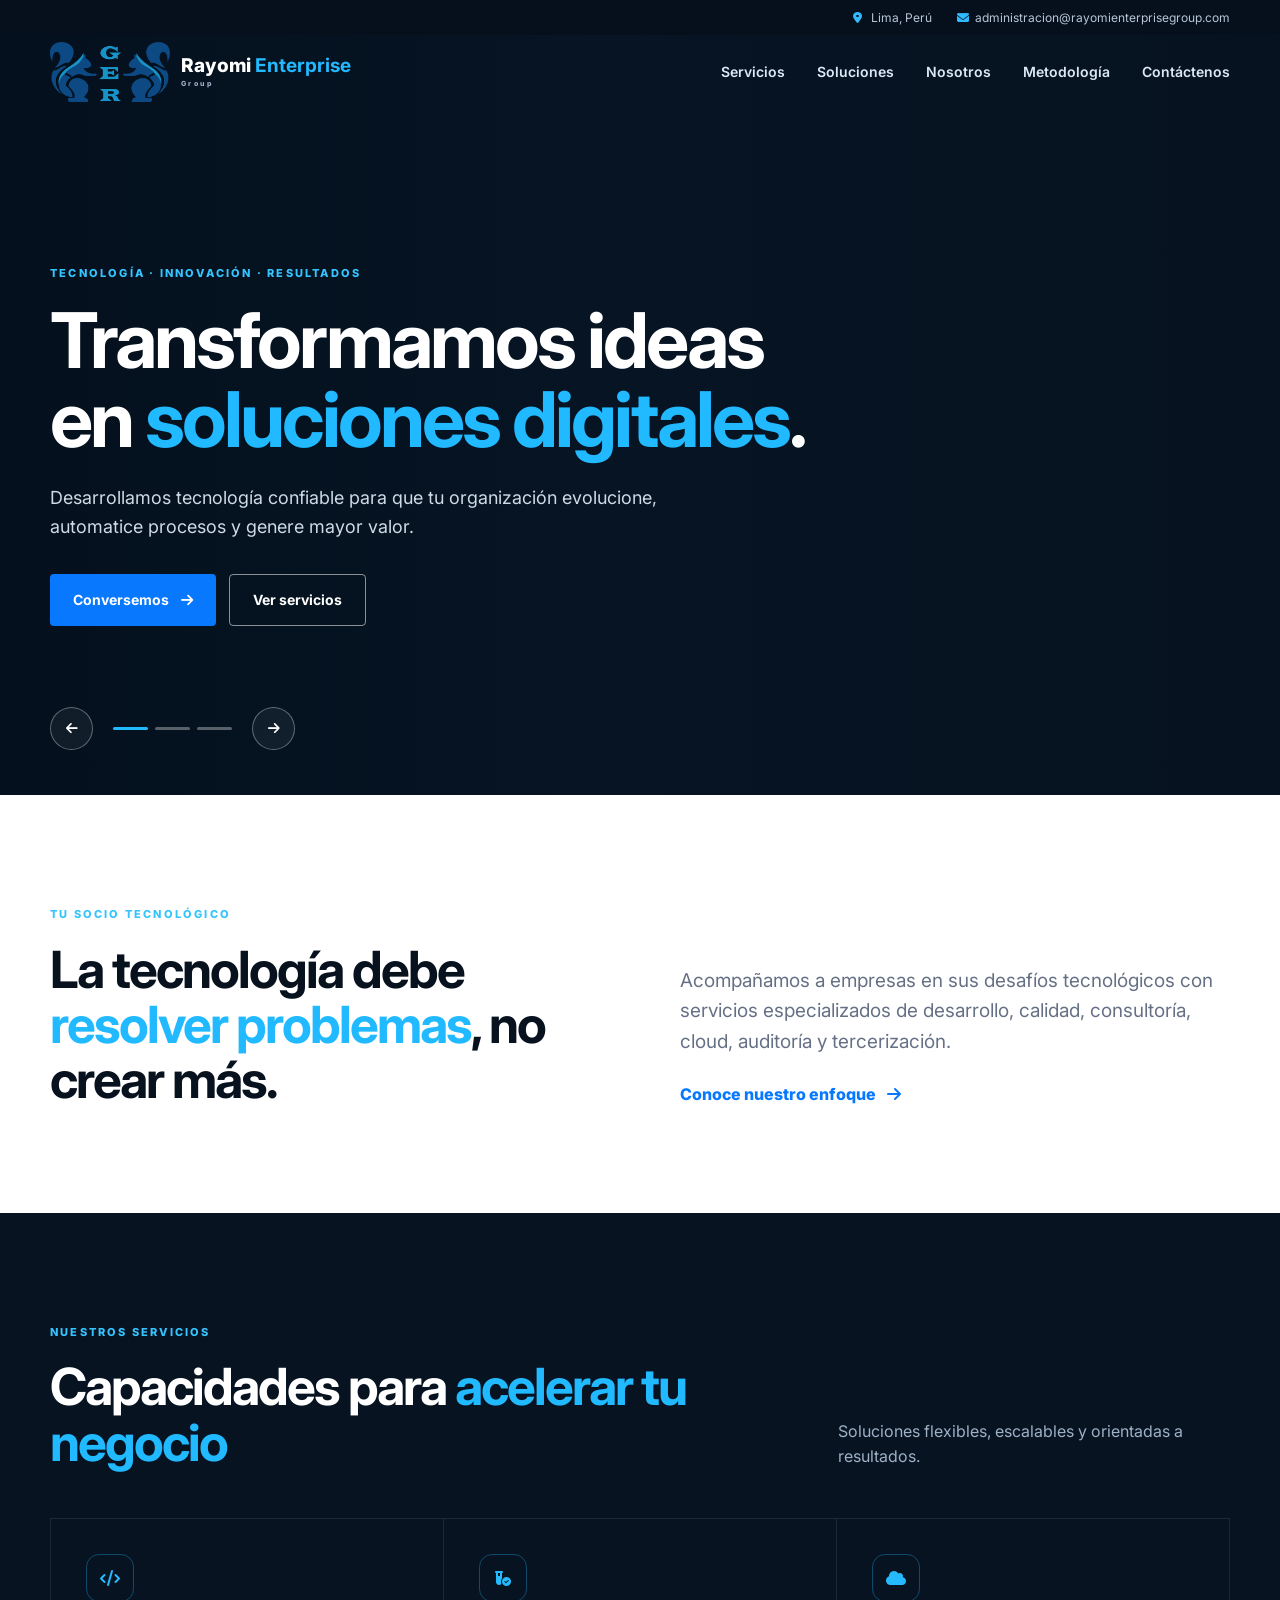
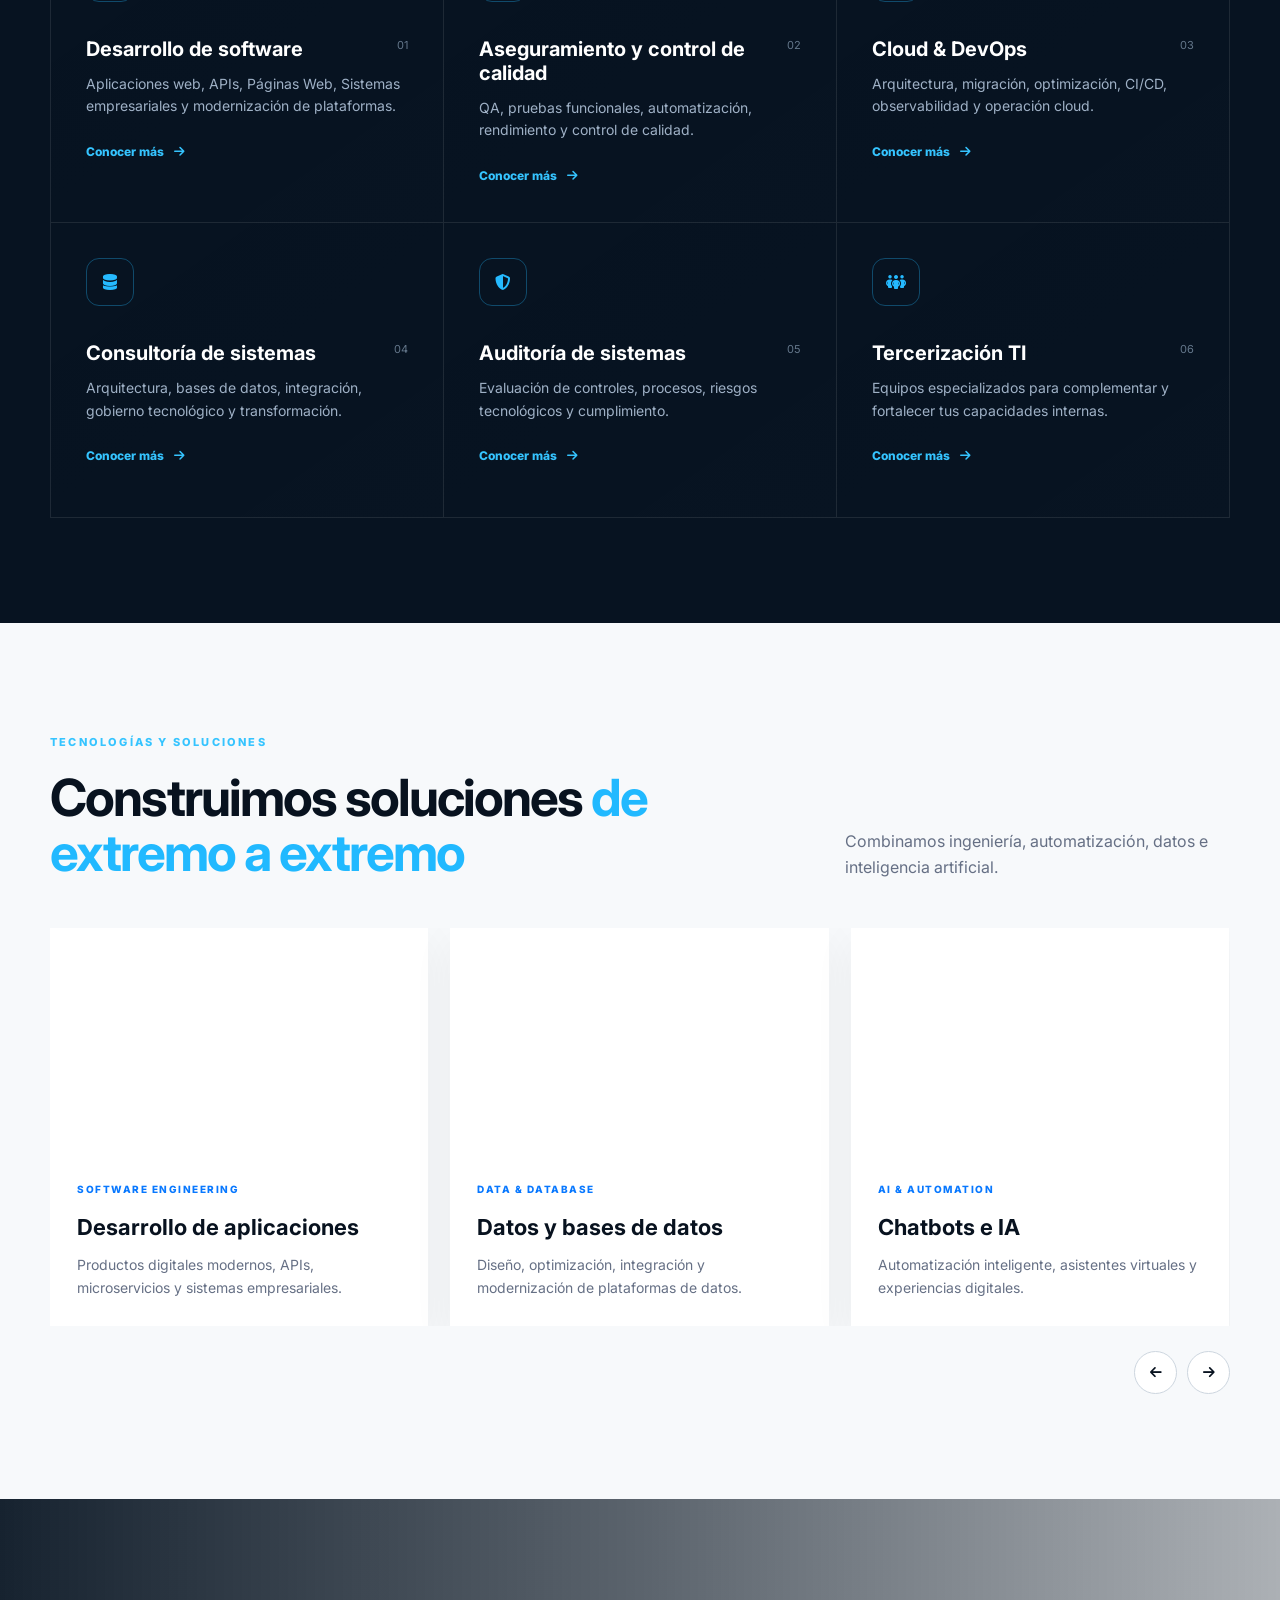
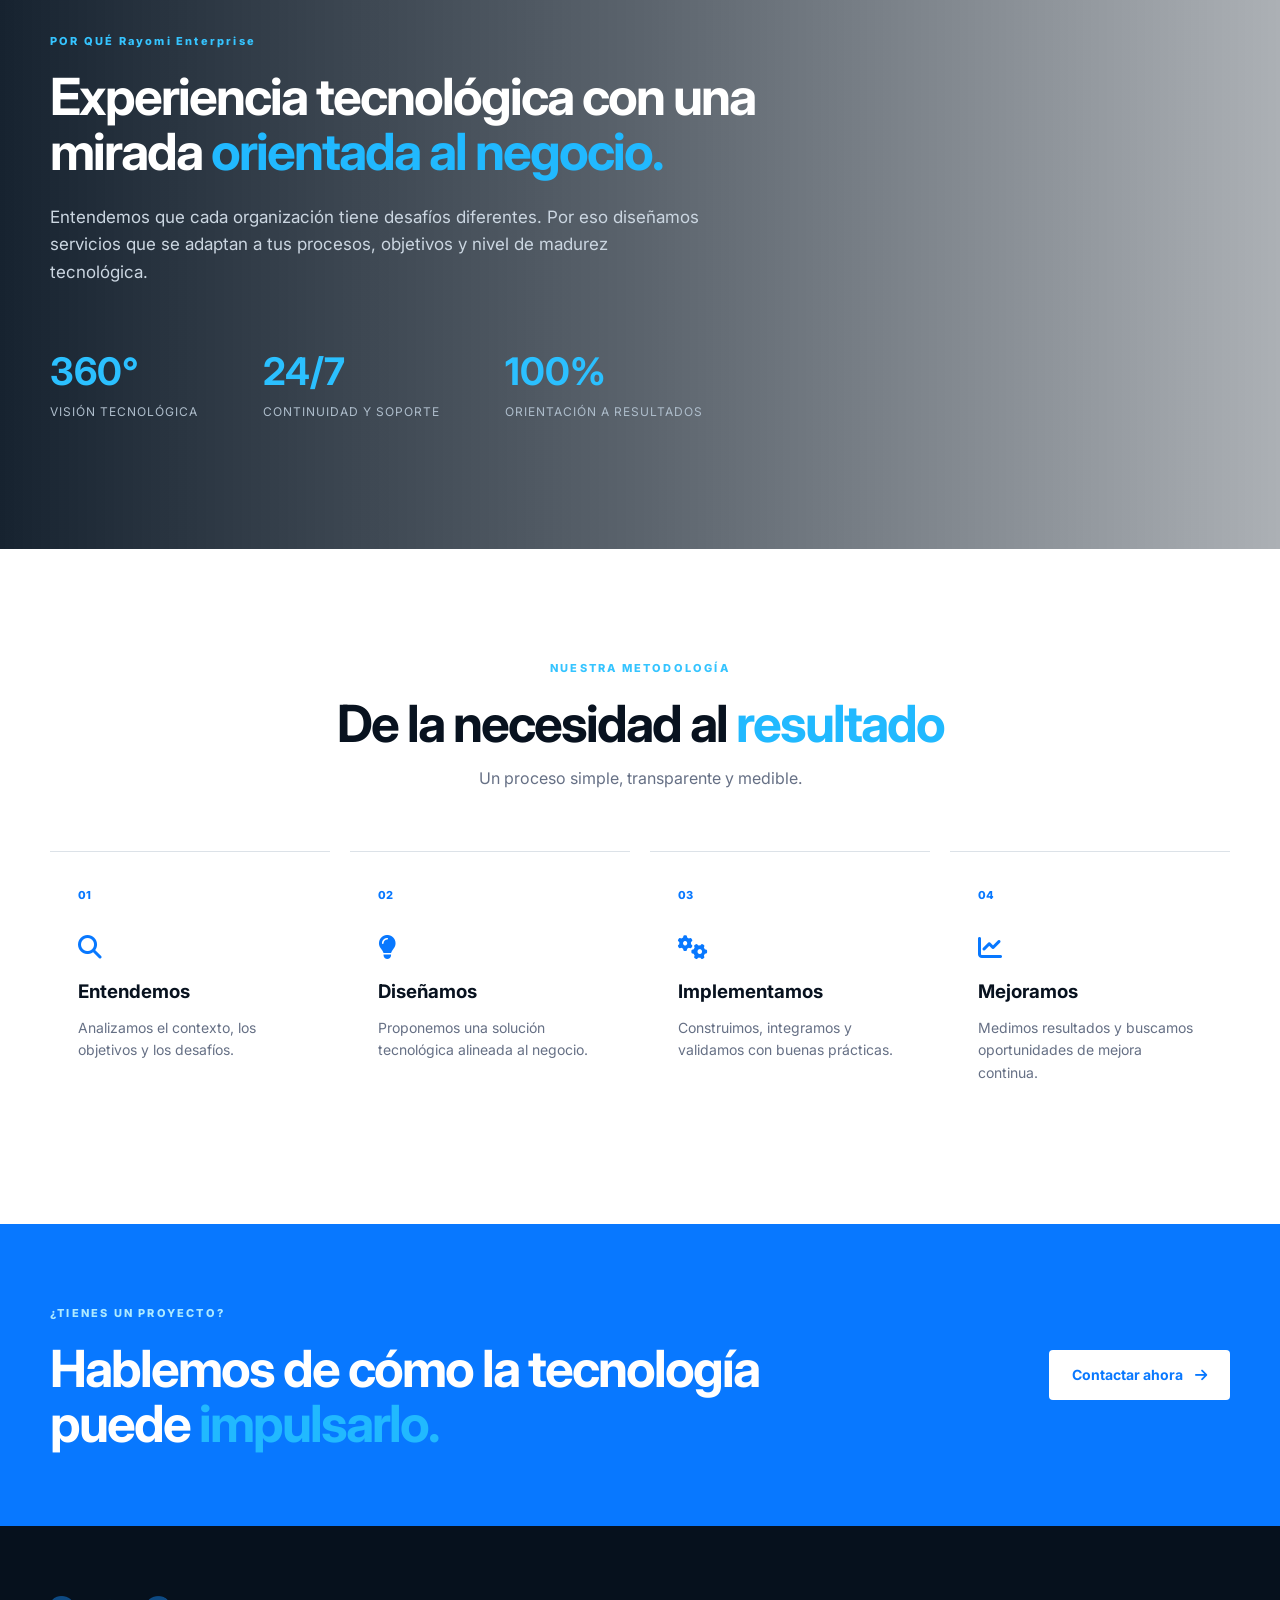
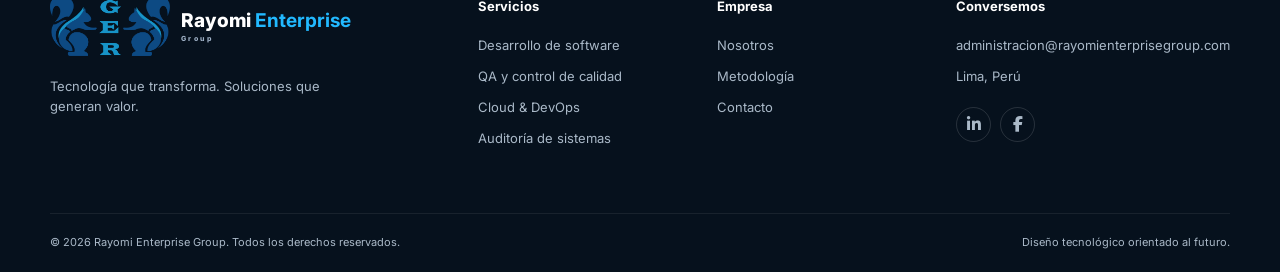
<file: index.html>
<!DOCTYPE html>
<html lang="es">
<head>
  <meta charset="UTF-8">
  <meta name="viewport" content="width=device-width, initial-scale=1.0">
  <meta name="description" content="Rayomi Enterprise Grop - Desarrollo de software, QA, cloud, auditoría y consultoría tecnológica.">
  <title>Rayomi Enterprise Group | Tecnología que impulsa tu negocio</title>

  <link rel="preconnect" href="https://fonts.googleapis.com">
  <link rel="preconnect" href="https://fonts.gstatic.com" crossorigin>
  <link href="https://fonts.googleapis.com/css2?family=Inter:wght@400;500;600;700;800&display=swap" rel="stylesheet">
  <link rel="stylesheet" href="https://cdnjs.cloudflare.com/ajax/libs/font-awesome/6.5.2/css/all.min.css">
  <link rel="stylesheet" href="styles.css">
</head>
<body>

  <div class="topbar">
    <div class="container topbar-inner">
      <span><i class="fa-solid fa-location-dot"></i> Lima, Perú</span>
      <span><i class="fa-solid fa-envelope"></i>administracion@rayomienterprisegroup.com</span>
    </div>
  </div>

  <header class="header" id="header">
    <div class="container nav">
      <a href="#inicio" class="brand" aria-label="Rayomi Enterprise Grop">
        <!--<span class="brand-mark"><i class="fa-solid fa-cloud"></i></span>--!>
		<img src="logoRayomi.png" width="120px">
        <span>Rayomi <strong>Enterprise</strong><small>Group</small></span>
      </a>

      <button class="menu-toggle" id="menuToggle" aria-label="Abrir menú">
        <i class="fa-solid fa-bars"></i>
      </button>

      <nav id="mainNav">
        <a href="#servicios">Servicios</a>
        <a href="#soluciones">Soluciones</a>
        <a href="#nosotros">Nosotros</a>
        <a href="#metodologia">Metodología</a>
        <!--<a href="#contacto" class="nav-cta">Hablemos <i class="fa-solid fa-arrow-right"></i></a>--!>
		<a href="contacto.html">Contáctenos</a>
      </nav>
    </div>
  </header>

  <main id="inicio">

    <section class="hero">
      <div class="hero-slider" id="heroSlider">

        <article class="hero-slide active" style="--bg:url('https://images.unsplash.com/photo-1558494949-ef010cbdcc31?auto=format&fit=crop&w=2000&q=85')">
          <div class="hero-overlay"></div>
          <div class="container hero-content">
            <div class="hero-copy">
              <span class="eyebrow">TECNOLOGÍA · INNOVACIÓN · RESULTADOS</span>
              <h1>Transformamos ideas en <span>soluciones digitales</span>.</h1>
              <p>Desarrollamos tecnología confiable para que tu organización evolucione, automatice procesos y genere mayor valor.</p>
              <div class="hero-actions">
                <a href="#contacto" class="btn btn-primary">Conversemos <i class="fa-solid fa-arrow-right"></i></a>
                <a href="#servicios" class="btn btn-outline">Ver servicios</a>
              </div>
            </div>
          </div>
        </article>

        <article class="hero-slide" style="--bg:url('https://images.unsplash.com/photo-1518770660439-4636190af475?auto=format&fit=crop&w=2000&q=85')">
          <div class="hero-overlay"></div>
          <div class="container hero-content">
            <div class="hero-copy">
              <span class="eyebrow">SOFTWARE · CLOUD · DATA</span>
              <h1>Ingeniería tecnológica para <span>un mundo conectado</span>.</h1>
              <p>Desde aplicaciones empresariales hasta infraestructura cloud y plataformas de datos.</p>
              <div class="hero-actions">
                <a href="#soluciones" class="btn btn-primary">Explorar soluciones <i class="fa-solid fa-arrow-right"></i></a>
              </div>
            </div>
          </div>
        </article>

        <article class="hero-slide" style="--bg:url('https://images.unsplash.com/photo-1551288049-bebda4e38f71?auto=format&fit=crop&w=2000&q=85')">
          <div class="hero-overlay"></div>
          <div class="container hero-content">
            <div class="hero-copy">
              <span class="eyebrow">CALIDAD · CONTROL · SEGURIDAD</span>
              <h1>Más calidad. Menos riesgo. <span>Mejores resultados.</span></h1>
              <p>Integramos QA, control de calidad, auditoría de sistemas y buenas prácticas para elevar la confiabilidad.</p>
              <div class="hero-actions">
                <a href="#contacto" class="btn btn-primary">Solicitar asesoría <i class="fa-solid fa-arrow-right"></i></a>
              </div>
            </div>
          </div>
        </article>

        <div class="slider-controls">
          <button id="prevSlide" aria-label="Anterior"><i class="fa-solid fa-arrow-left"></i></button>
          <div class="slider-dots" id="sliderDots"></div>
          <button id="nextSlide" aria-label="Siguiente"><i class="fa-solid fa-arrow-right"></i></button>
        </div>
      </div>
    </section>

    <section class="intro section">
      <div class="container intro-grid">
        <div>
          <span class="section-kicker">TU SOCIO TECNOLÓGICO</span>
          <h2>La tecnología debe <span>resolver problemas</span>, no crear más.</h2>
        </div>
        <div>
          <p class="lead">Acompañamos a empresas en sus desafíos tecnológicos con servicios especializados de desarrollo, calidad, consultoría, cloud, auditoría y tercerización.</p>
          <a href="#nosotros" class="text-link">Conoce nuestro enfoque <i class="fa-solid fa-arrow-right"></i></a>
        </div>
      </div>
    </section>

    <section class="services section section-dark" id="servicios">
      <div class="container">
        <div class="section-heading light">
          <div>
            <span class="section-kicker">NUESTROS SERVICIOS</span>
            <h2>Capacidades para <span>acelerar tu negocio</span></h2>
          </div>
          <p>Soluciones flexibles, escalables y orientadas a resultados.</p>
        </div>

        <div class="service-grid">
          <article class="service-card">
            <div class="service-icon"><i class="fa-solid fa-code"></i></div>
            <span>01</span>
            <h3>Desarrollo de software</h3>
            <p>Aplicaciones web, APIs, Páginas Web, Sistemas empresariales y modernización de plataformas.</p>
            <a href="#contacto">Conocer más <i class="fa-solid fa-arrow-right"></i></a>
          </article>

          <article class="service-card">
            <div class="service-icon"><i class="fa-solid fa-vial-circle-check"></i></div>
            <span>02</span>
            <h3>Aseguramiento y control de calidad</h3>
            <p>QA, pruebas funcionales, automatización, rendimiento y control de calidad.</p>
            <a href="#contacto">Conocer más <i class="fa-solid fa-arrow-right"></i></a>
          </article>

          <article class="service-card">
            <div class="service-icon"><i class="fa-solid fa-cloud"></i></div>
            <span>03</span>
            <h3>Cloud & DevOps</h3>
            <p>Arquitectura, migración, optimización, CI/CD, observabilidad y operación cloud.</p>
            <a href="#contacto">Conocer más <i class="fa-solid fa-arrow-right"></i></a>
          </article>

          <article class="service-card">
            <div class="service-icon"><i class="fa-solid fa-database"></i></div>
            <span>04</span>
            <h3>Consultoría de sistemas</h3>
            <p>Arquitectura, bases de datos, integración, gobierno tecnológico y transformación.</p>
            <a href="#contacto">Conocer más <i class="fa-solid fa-arrow-right"></i></a>
          </article>

          <article class="service-card">
            <div class="service-icon"><i class="fa-solid fa-shield-halved"></i></div>
            <span>05</span>
            <h3>Auditoría de sistemas</h3>
            <p>Evaluación de controles, procesos, riesgos tecnológicos y cumplimiento.</p>
            <a href="#contacto">Conocer más <i class="fa-solid fa-arrow-right"></i></a>
          </article>

          <article class="service-card">
            <div class="service-icon"><i class="fa-solid fa-people-group"></i></div>
            <span>06</span>
            <h3>Tercerización TI</h3>
            <p>Equipos especializados para complementar y fortalecer tus capacidades internas.</p>
            <a href="#contacto">Conocer más <i class="fa-solid fa-arrow-right"></i></a>
          </article>
        </div>
      </div>
    </section>

    <section class="solutions section" id="soluciones">
      <div class="container">
        <div class="section-heading">
          <div>
            <span class="section-kicker">TECNOLOGÍAS Y SOLUCIONES</span>
            <h2>Construimos soluciones <span>de extremo a extremo</span></h2>
          </div>
          <p>Combinamos ingeniería, automatización, datos e inteligencia artificial.</p>
        </div>

        <div class="solution-carousel" id="solutionCarousel">
          <article class="solution-card">
            <div class="solution-image" style="background-image:url('https://images.unsplash.com/photo-1516321318423-f06f85e504b3?auto=format&fit=crop&w=1200&q=80')"></div>
            <div class="solution-body">
              <span>SOFTWARE ENGINEERING</span>
              <h3>Desarrollo de aplicaciones</h3>
              <p>Productos digitales modernos, APIs, microservicios y sistemas empresariales.</p>
            </div>
          </article>

          <article class="solution-card">
            <div class="solution-image" style="background-image:url('https://images.unsplash.com/photo-1558494949-ef010cbdcc31?auto=format&fit=crop&w=1200&q=80')"></div>
            <div class="solution-body">
              <span>DATA & DATABASE</span>
              <h3>Datos y bases de datos</h3>
              <p>Diseño, optimización, integración y modernización de plataformas de datos.</p>
            </div>
          </article>

          <article class="solution-card">
            <div class="solution-image" style="background-image:url('https://images.unsplash.com/photo-1535378917042-10a22c95931a?auto=format&fit=crop&w=1200&q=80')"></div>
            <div class="solution-body">
              <span>AI & AUTOMATION</span>
              <h3>Chatbots e IA</h3>
              <p>Automatización inteligente, asistentes virtuales y experiencias digitales.</p>
            </div>
          </article>

          <article class="solution-card">
            <div class="solution-image" style="background-image:url('https://images.unsplash.com/photo-1555949963-ff9fe0c870eb?auto=format&fit=crop&w=1200&q=80')"></div>
            <div class="solution-body">
              <span>QUALITY ENGINEERING</span>
              <h3>Calidad de software</h3>
              <p>Pruebas automatizadas y estrategias QA para reducir defectos y riesgos.</p>
            </div>
          </article>
        </div>

        <div class="carousel-arrows">
          <button id="solutionPrev" aria-label="Anterior"><i class="fa-solid fa-arrow-left"></i></button>
          <button id="solutionNext" aria-label="Siguiente"><i class="fa-solid fa-arrow-right"></i></button>
        </div>
      </div>
    </section>

    <section class="feature-banner" id="nosotros">
      <div class="feature-bg"></div>
      <div class="container feature-content">
        <span class="section-kicker">POR QUÉ Rayomi Enterprise</span>
        <h2>Experiencia tecnológica con una mirada <span>orientada al negocio.</span></h2>
        <p>Entendemos que cada organización tiene desafíos diferentes. Por eso diseñamos servicios que se adaptan a tus procesos, objetivos y nivel de madurez tecnológica.</p>
        <div class="stats">
          <div><strong>360°</strong><span>Visión tecnológica</span></div>
          <div><strong>24/7</strong><span>Continuidad y soporte</span></div>
          <div><strong>100%</strong><span>Orientación a resultados</span></div>
        </div>
      </div>
    </section>

    <section class="process section" id="metodologia">
      <div class="container">
        <div class="section-heading centered">
          <span class="section-kicker">NUESTRA METODOLOGÍA</span>
          <h2>De la necesidad al <span>resultado</span></h2>
          <p>Un proceso simple, transparente y medible.</p>
        </div>

        <div class="process-grid">
          <div class="process-item">
            <div class="process-number">01</div>
            <i class="fa-solid fa-magnifying-glass"></i>
            <h3>Entendemos</h3>
            <p>Analizamos el contexto, los objetivos y los desafíos.</p>
          </div>
          <div class="process-item">
            <div class="process-number">02</div>
            <i class="fa-solid fa-lightbulb"></i>
            <h3>Diseñamos</h3>
            <p>Proponemos una solución tecnológica alineada al negocio.</p>
          </div>
          <div class="process-item">
            <div class="process-number">03</div>
            <i class="fa-solid fa-gears"></i>
            <h3>Implementamos</h3>
            <p>Construimos, integramos y validamos con buenas prácticas.</p>
          </div>
          <div class="process-item">
            <div class="process-number">04</div>
            <i class="fa-solid fa-chart-line"></i>
            <h3>Mejoramos</h3>
            <p>Medimos resultados y buscamos oportunidades de mejora continua.</p>
          </div>
        </div>
      </div>
    </section>

    <section class="cta section" id="contacto">
      <div class="container cta-inner">
        <div>
          <span class="section-kicker">¿TIENES UN PROYECTO?</span>
          <h2>Hablemos de cómo la tecnología puede <span>impulsarlo.</span></h2>
        </div>
        <!--<a href="mailto:rayomienterprise@gmail.com" class="btn btn-light">Contactar ahora <i class="fa-solid fa-arrow-right"></i></a>-->
		<a href="contacto.html" class="btn btn-light">Contactar ahora<i class="fa-solid fa-arrow-right"></i></a>
      </div>
    </section>

  </main>

  <footer class="footer">
    <div class="container footer-grid">
      <div>
        <a href="#inicio" class="brand footer-brand">
          <!--<span class="brand-mark"><i class="fa-solid fa-cloud"></i></span>!-->
		  <img src="logoRayomi.png" width="120px">
          <span>Rayomi <strong>Enterprise</strong><small>Group</small></span>
        </a>
        <p>Tecnología que transforma. Soluciones que generan valor.</p>
      </div>
      <div>
        <h4>Servicios</h4>
        <a href="#servicios">Desarrollo de software</a>
        <a href="#servicios">QA y control de calidad</a>
        <a href="#servicios">Cloud & DevOps</a>
        <a href="#servicios">Auditoría de sistemas</a>
      </div>
      <div>
        <h4>Empresa</h4>
        <a href="#nosotros">Nosotros</a>
        <a href="#metodologia">Metodología</a>
        <a href="#contacto">Contacto</a>
      </div>
      <div>
        <h4>Conversemos</h4>
        <a href="mailto:administracion@rayomienterprisegroup.com">administracion@rayomienterprisegroup.com</a>
        <span>Lima, Perú</span>
        <div class="socials">
          <a href="#" aria-label="LinkedIn"><i class="fa-brands fa-linkedin-in"></i></a>
          <a href="#" aria-label="Facebook"><i class="fa-brands fa-facebook-f"></i></a>
        </div>
      </div>
    </div>
    <div class="container copyright">
      <span>© <span id="year"></span> Rayomi Enterprise Group. Todos los derechos reservados.</span>
      <span>Diseño tecnológico orientado al futuro.</span>
    </div>
  </footer>

  <button class="back-top" id="backTop" aria-label="Volver arriba"><i class="fa-solid fa-arrow-up"></i></button>

  <script src="script.js"></script>
</body>
</html>
</file>
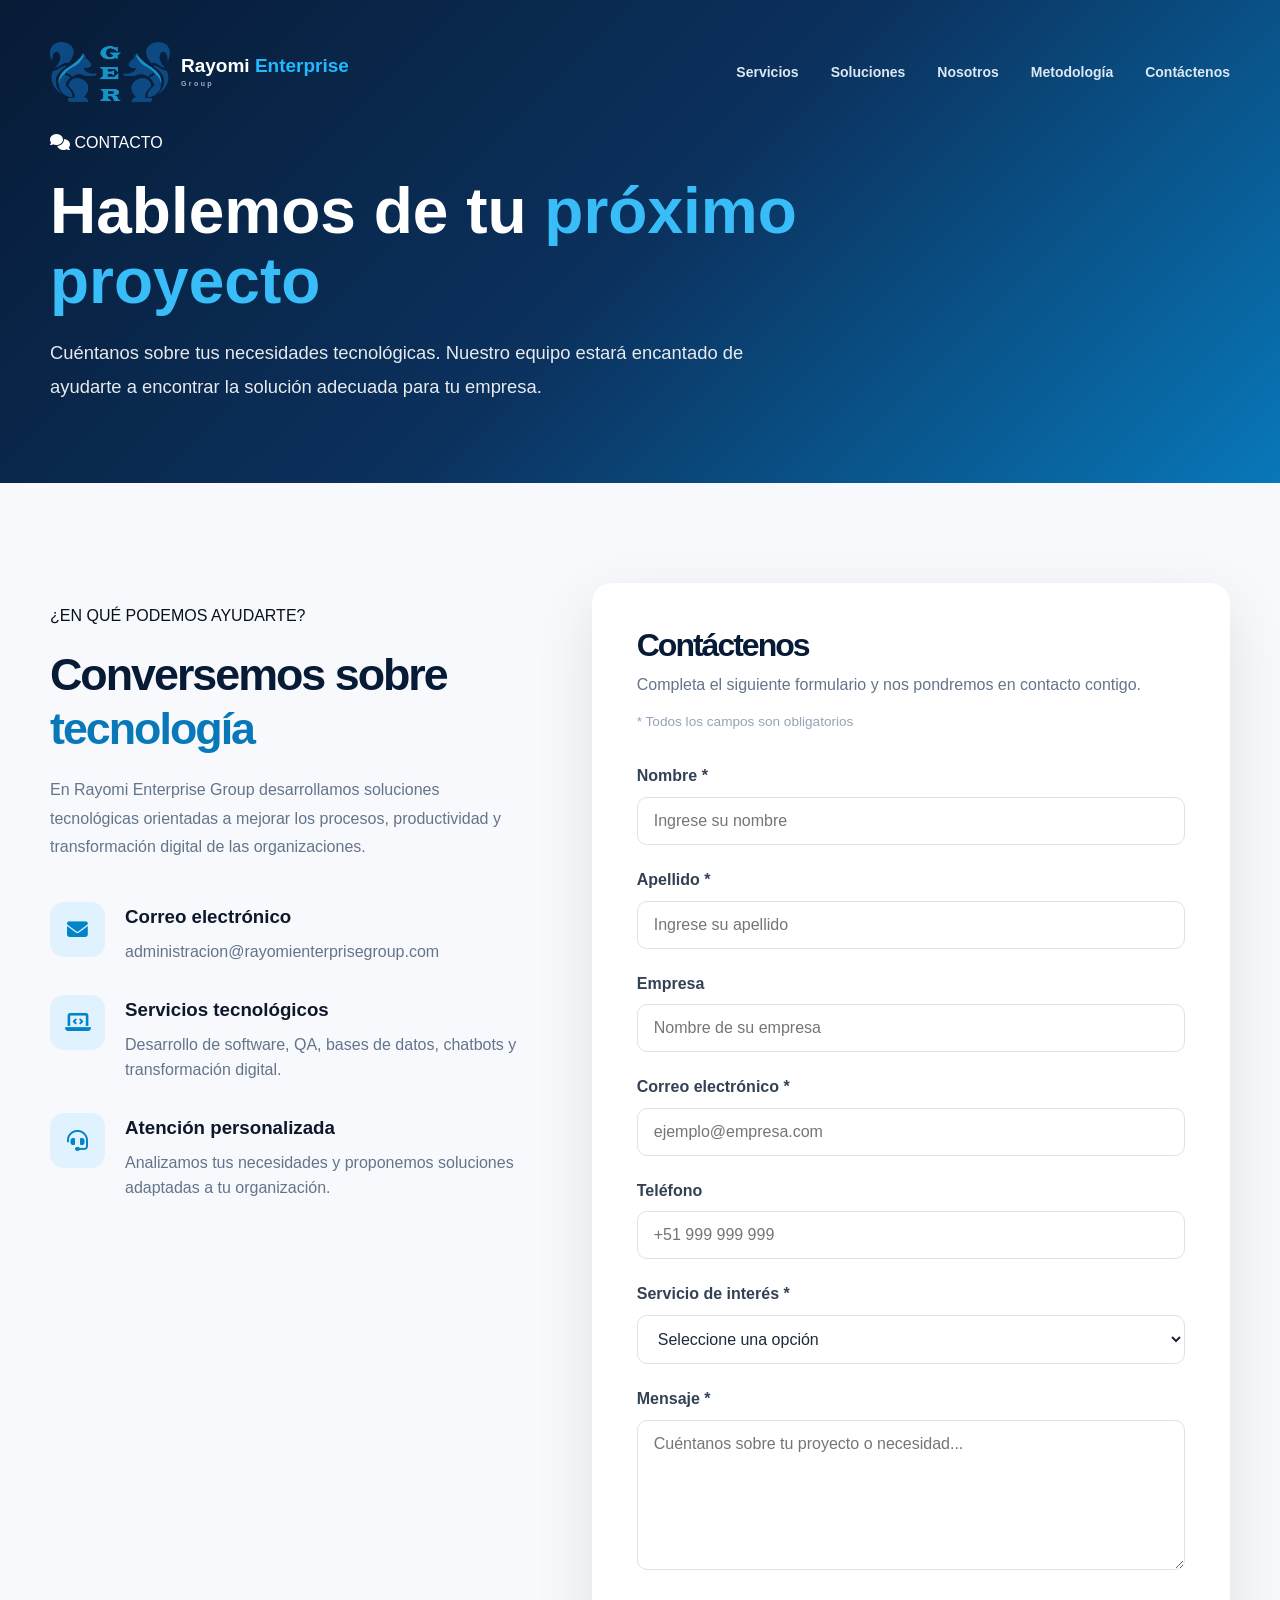
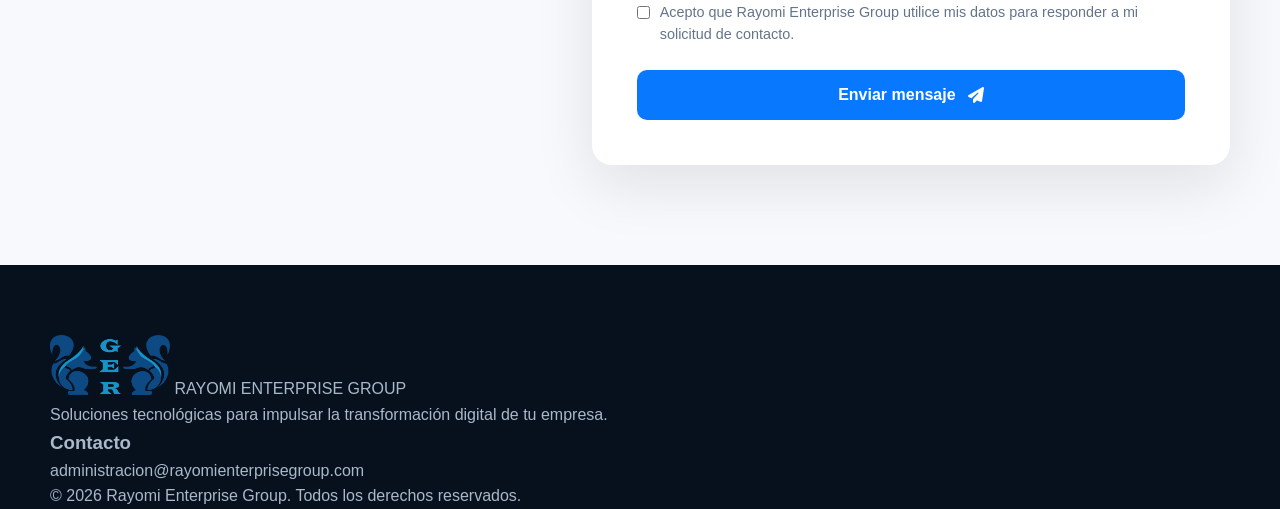
<file: contacto.html>
<!DOCTYPE html>
<html lang="es">

<head>
    <meta charset="UTF-8">
    <meta name="viewport" content="width=device-width, initial-scale=1.0">

    <title>Contáctenos | Rayomi Enterprise Group</title>

    <meta name="description"
        content="Contáctenos para conocer nuestros servicios de desarrollo de software, bases de datos, chatbots, QA y soluciones tecnológicas.">

    <!-- Font Awesome -->
    <link rel="stylesheet" href="https://cdnjs.cloudflare.com/ajax/libs/font-awesome/6.5.2/css/all.min.css">

    <link rel="stylesheet" href="styles.css">
</head>

<body>

    <!-- =========================
         HEADER
    ========================== -->
    <header class="header" id="header">
    <div class="container nav">
      <a href="#inicio" class="brand" aria-label="Rayomi Enterprise Grop">
        <!--<span class="brand-mark"><i class="fa-solid fa-cloud"></i></span>--!>
		<img src="logoRayomi.png" width="120px">
        <span>Rayomi <strong>Enterprise</strong><small>Group</small></span>
      </a>

      <button class="menu-toggle" id="menuToggle" aria-label="Abrir menú">
        <i class="fa-solid fa-bars"></i>
      </button>

      <nav id="mainNav">
		<a href="index.html#servicios">Servicios</a>
		<a href="index.html#soluciones">Soluciones</a>
		<a href="index.html#nosotros">Nosotros</a>
		<a href="index.html#metodologia">Metodología</a>
		<a href="contacto.html">Contáctenos</a>
		</nav>
    </div>
  </header>


    <!-- =========================
         HERO CONTACTO
    ========================== -->
    <section class="contact-hero">

        <div class="container">

            <div class="contact-hero-content">

                <span class="section-tag">
                    <i class="fa-solid fa-comments"></i>
                    CONTACTO
                </span>

                <h1>
                    Hablemos de tu
                    <span>próximo proyecto</span>
                </h1>

                <p>
                    Cuéntanos sobre tus necesidades tecnológicas.
                    Nuestro equipo estará encantado de ayudarte a
                    encontrar la solución adecuada para tu empresa.
                </p>

            </div>

        </div>

    </section>


    <!-- =========================
         FORMULARIO
    ========================== -->
    <section class="contact-section">

        <div class="container contact-grid">


            <!-- INFORMACIÓN -->
            <div class="contact-info">

                <span class="section-tag">
                    ¿EN QUÉ PODEMOS AYUDARTE?
                </span>

                <h2>
                    Conversemos sobre
                    <span>tecnología</span>
                </h2>

                <p>
                    En Rayomi Enterprise Group desarrollamos soluciones
                    tecnológicas orientadas a mejorar los procesos,
                    productividad y transformación digital de las
                    organizaciones.
                </p>


                <div class="contact-info-item">

                    <div class="contact-icon">
                        <i class="fa-solid fa-envelope"></i>
                    </div>

                    <div>
                        <h3>Correo electrónico</h3>

                        <a href="mailto:administracion@rayomienterprisegroup.com">
                            administracion@rayomienterprisegroup.com
                        </a>
                    </div>

                </div>


                <div class="contact-info-item">

                    <div class="contact-icon">
                        <i class="fa-solid fa-laptop-code"></i>
                    </div>

                    <div>
                        <h3>Servicios tecnológicos</h3>

                        <p>
                            Desarrollo de software,
                            QA, bases de datos, chatbots
                            y transformación digital.
                        </p>
                    </div>

                </div>


                <div class="contact-info-item">

                    <div class="contact-icon">
                        <i class="fa-solid fa-headset"></i>
                    </div>

                    <div>
                        <h3>Atención personalizada</h3>

                        <p>
                            Analizamos tus necesidades y
                            proponemos soluciones adaptadas
                            a tu organización.
                        </p>
                    </div>

                </div>

            </div>


            <!-- FORMULARIO -->
            <div class="contact-form-container">

                <div class="form-header">

                    <h2>Contáctenos</h2>

                    <p>
                        Completa el siguiente formulario y
                        nos pondremos en contacto contigo.
                    </p>

                    <span class="required-info">
                        * Todos los campos son obligatorios
                    </span>

                </div>


                <!--
                    FORMSubmit permite enviar el formulario
                    directamente al correo indicado.
                -->
                <form id="contactForm" action="https://formsubmit.co/administracion@rayomienterprisegroup.com" method="POST">


                    <!-- CONFIGURACIÓN FORMSUBMIT -->

                    <input type="hidden" name="_subject" value="Nuevo contacto desde Rayomi Enterprise Group">

                    <input type="hidden" name="_captcha" value="false">

                    <input type="hidden" name="_template" value="table">
                    <!--value="https://TU-DOMINIO.com/contacto.html?enviado=1">-->
                    <input type="hidden" name="_next"
                        value="https://rayomienterprisegroup.com/contacto.html?enviado=1">

                    <!-- NOMBRE -->

                    <div class="form-group">

                        <label for="nombre">
                            Nombre *
                        </label>

                        <input type="text" id="nombre" name="Nombre" placeholder="Ingrese su nombre" required>

                    </div>


                    <!-- APELLIDO -->

                    <div class="form-group">

                        <label for="apellido">
                            Apellido *
                        </label>

                        <input type="text" id="apellido" name="Apellido" placeholder="Ingrese su apellido" required>

                    </div>


                    <!-- EMPRESA -->

                    <div class="form-group">

                        <label for="empresa">
                            Empresa
                        </label>

                        <input type="text" id="empresa" name="Empresa" placeholder="Nombre de su empresa">

                    </div>


                    <!-- CORREO -->

                    <div class="form-group">

                        <label for="email">
                            Correo electrónico *
                        </label>

                        <input type="email" id="email" name="Correo" placeholder="ejemplo@empresa.com" required>

                    </div>


                    <!-- TELÉFONO -->

                    <div class="form-group">

                        <label for="telefono">
                            Teléfono
                        </label>

                        <input type="tel" id="telefono" name="Telefono" placeholder="+51 999 999 999">

                    </div>


                    <!-- SERVICIO -->

                    <div class="form-group">

                        <label for="servicio">
                            Servicio de interés *
                        </label>

                        <select id="servicio" name="Servicio" required>

                            <option value="">
                                Seleccione una opción
                            </option>

                            <option value="Desarrollo de Software">
                                Desarrollo de Software
                            </option>

                            <option value="Aseguramiento y Control de Calidad">
                                Aseguramiento y Control de Calidad
                            </option>

                            <option value="Bases de Datos">
                                Bases de Datos
                            </option>

                            <option value="Chatbots e Inteligencia Artificial">
                                Chatbots e Inteligencia Artificial
                            </option>

                            <option value="Transformación Digital">
                                Transformación Digital
                            </option>

                            <option value="Consultoría TI">
                                Consultoría TI
                            </option>

                            <option value="Otros Servicios de TI">
                                Otros Servicios de TI
                            </option>
							<option value="Otras Consultas">
                                Otras Consultas
                            </option>

                        </select>

                    </div>


                    <!-- MENSAJE -->

                    <div class="form-group">

                        <label for="mensaje">
                            Mensaje *
                        </label>

                        <textarea id="mensaje" name="Mensaje" rows="6"
                            placeholder="Cuéntanos sobre tu proyecto o necesidad..." required></textarea>

                    </div>


                    <!-- CONSENTIMIENTO -->

                    <div class="form-checkbox">

                        <input type="checkbox" id="consentimiento" name="Consentimiento" value="Aceptado" required>

                        <label for="consentimiento">

                            Acepto que Rayomi Enterprise Group utilice
                            mis datos para responder a mi solicitud
                            de contacto.

                        </label>

                    </div>


                    <!-- BOTÓN -->

                    <button type="submit" class="btn btn-primary btn-submit">

                        <span>
                            Enviar mensaje
                        </span>

                        <i class="fa-solid fa-paper-plane"></i>

                    </button>


                    <!-- MENSAJE DE PROCESAMIENTO -->

                    <div id="formMessage" class="form-message">
                    </div>

                </form>

            </div>

        </div>

    </section>


    <!-- =========================
         FOOTER
    ========================== -->

    <footer class="footer">

        <div class="container">

            <div class="footer-content">

                <div>
                    <div class="logo"><img src="logoRayomi.png" width="120px">
                        <span class="logo-jmp">RAYOMI</span>
                        <span class="logo-text">ENTERPRISE GROUP</span>
                    </div>

                    <p>
                        Soluciones tecnológicas para impulsar
                        la transformación digital de tu empresa.
                    </p>

                </div>


                <div>

                    <h3>Contacto</h3>

                    <a href="mailto:administracion@rayomienterprisegroup.com">
                        administracion@rayomienterprisegroup.com
                    </a>

                </div>

            </div>


            <div class="footer-bottom">

                <p>
                    © 2026 Rayomi Enterprise Group. Todos los derechos reservados.
                </p>

            </div>

        </div>

    </footer>


    <script src="contacto.js"></script>

</body>

</html>
</file>
<file: styles.css>
*{margin:0;padding:0;box-sizing:border-box}
:root{--ink:#08121f;--blue:#0878ff;--cyan:#00c6ff;--muted:#667085;--line:#e7ebf0;--dark:#071321;--dark2:#0c1d30;--white:#fff}
html{scroll-behavior:smooth}
body{font-family:Inter,Arial,sans-serif;color:var(--ink);background:#fff;line-height:1.6;overflow-x:hidden}
a{text-decoration:none;color:inherit}
.container{width:min(1180px,calc(100% - 40px));margin:auto}
.topbar{background:#06101c;color:#b8c6d6;font-size:12px}
.topbar-inner{display:flex;justify-content:flex-end;gap:25px;padding:8px 0}
.topbar i{color:#31b9ff;margin-right:6px}
.header{position:absolute;z-index:20;top:31px;left:0;width:100%;transition:.35s}
.header.scrolled{position:fixed;top:0;background:rgba(6,16,28,.96);box-shadow:0 8px 30px #0002}
.nav{height:82px;display:flex;align-items:center;justify-content:space-between}
.brand{display:flex;align-items:center;gap:11px;color:#fff;font-size:19px;font-weight:800;line-height:1}
.brand strong{color:#22b9ff}
.brand small{display:block;font-size:7px;letter-spacing:2.4px;color:#9fb1c6;margin-top:5px}
.brand-mark{width:39px;height:39px;border:1px solid #35baff;border-radius:12px;display:grid;place-items:center;color:#36c4ff;background:#ffffff0d}
nav{display:flex;align-items:center;gap:32px;color:#dce8f5;font-size:14px;font-weight:600}
nav a{transition:.25s}
nav a:hover{color:#37c5ff}
.nav-cta{border:1px solid #ffffff55;padding:11px 17px;border-radius:30px}
.menu-toggle{display:none;background:none;border:0;color:#fff;font-size:23px}
.hero{height:760px;background:#06111d}
.hero-slider{height:100%;position:relative;overflow:hidden}
.hero-slide{position:absolute;inset:0;background-image:var(--bg);background-size:cover;background-position:center;opacity:0;transform:scale(1.04);transition:opacity .8s,transform 6s}
.hero-slide.active{opacity:1;transform:scale(1)}
.hero-overlay{position:absolute;inset:0;background:linear-gradient(90deg,#04101df2 0%,#061525c8 46%,#06152545 100%)}
.hero-content{height:100%;display:flex;align-items:center;position:relative;z-index:2}
.hero-copy{max-width:760px;color:#fff;padding-top:55px}
.eyebrow,.section-kicker{display:inline-block;font-size:11px;letter-spacing:2.2px;font-weight:800;color:#35c4ff;margin-bottom:18px}
.hero h1{font-size:clamp(43px,6vw,78px);line-height:1.04;letter-spacing:-3px;margin-bottom:24px}
.hero h1 span,h2 span{color:#21b9ff}
.hero p{font-size:18px;color:#d0dae5;max-width:650px;margin-bottom:32px}
.hero-actions{display:flex;gap:13px;flex-wrap:wrap}
.btn{display:inline-flex;align-items:center;gap:12px;padding:14px 23px;border-radius:4px;font-weight:700;font-size:14px;transition:.3s}
.btn-primary{background:#0878ff;color:#fff}
.btn-primary:hover{background:#0d94ff;transform:translateY(-2px)}
.btn-outline{border:1px solid #fff8;color:#fff}
.btn-outline:hover{background:#fff;color:#08121f}
.slider-controls{position:absolute;bottom:45px;left:50%;transform:translateX(-50%);width:min(1180px,calc(100% - 40px));display:flex;align-items:center;gap:20px;z-index:5}
.slider-controls button,.carousel-arrows button{width:43px;height:43px;border:1px solid #ffffff55;background:#ffffff0d;color:#fff;border-radius:50%;cursor:pointer}
.slider-dots{display:flex;gap:7px}
.slider-dots button{width:35px;height:3px;border:0;border-radius:5px;background:#ffffff55;cursor:pointer}
.slider-dots button.active{background:#22baff}
.section{padding:105px 0}
.intro-grid{display:grid;grid-template-columns:1fr 1fr;gap:80px;align-items:end}
h2{font-size:clamp(34px,4vw,54px);line-height:1.08;letter-spacing:-2px}
.lead{font-size:19px;color:var(--muted);max-width:540px;margin-bottom:25px}
.text-link{font-weight:800;color:#0878ff}
.text-link i{margin-left:8px}
.section-dark{background:var(--dark);color:#fff}
.section-heading{display:flex;justify-content:space-between;align-items:end;gap:40px;margin-bottom:48px}
.section-heading.light p{color:#9fb1c6}
.section-heading>p{max-width:410px;color:var(--muted)}
.service-grid{display:grid;grid-template-columns:repeat(3,1fr);border-top:1px solid #ffffff18;border-left:1px solid #ffffff18}
.service-card{padding:35px;border-right:1px solid #ffffff18;border-bottom:1px solid #ffffff18;min-height:295px;position:relative;transition:.35s;background:linear-gradient(145deg,#ffffff00,#ffffff02)}
.service-card:hover{background:#10283e;transform:translateY(-5px)}
.service-icon{width:48px;height:48px;border:1px solid #25baff55;color:#25baff;display:grid;place-items:center;border-radius:13px;margin-bottom:35px}
.service-card>span{font-size:11px;color:#64778b;float:right}
.service-card h3{font-size:20px;line-height:1.2;margin-bottom:12px}
.service-card p{font-size:14px;color:#9fb1c6;margin-bottom:20px}
.service-card a{font-size:12px;font-weight:800;color:#35c4ff}
.service-card a i{margin-left:7px}
.solutions{background:#f7f9fb}
.solution-carousel{display:grid;grid-auto-flow:column;grid-auto-columns:calc(33.333% - 15px);gap:22px;overflow-x:auto;scroll-snap-type:x mandatory;scrollbar-width:none}
.solution-carousel::-webkit-scrollbar{display:none}
.solution-card{background:#fff;scroll-snap-align:start;box-shadow:0 15px 40px #0914260d}
.solution-image{height:220px;background-size:cover;background-position:center}
.solution-body{padding:27px}
.solution-body span{font-size:10px;letter-spacing:1.5px;font-weight:800;color:#0878ff}
.solution-body h3{font-size:22px;margin:9px 0}
.solution-body p{color:var(--muted);font-size:14px}
.carousel-arrows{display:flex;gap:10px;justify-content:flex-end;margin-top:25px}
.carousel-arrows button{color:#08121f;border-color:#cdd6df;background:#fff}
.carousel-arrows button:hover{background:#0878ff;color:#fff;border-color:#0878ff}
.feature-banner{position:relative;min-height:650px;color:#fff;display:flex;align-items:center;overflow:hidden}
.feature-bg{position:absolute;inset:0;background:linear-gradient(90deg,#061321ee,#061321a8,#06132155),url('https://images.unsplash.com/photo-1451187580459-43490279c0fa?auto=format&fit=crop&w=2000&q=85') center/cover}
.feature-content{position:relative;z-index:2;padding:90px 0}
.feature-content h2{max-width:800px;margin-bottom:25px}
.feature-content>p{max-width:650px;color:#cbd6e1;font-size:17px}
.stats{display:flex;gap:65px;margin-top:55px;flex-wrap:wrap}
.stats div{display:flex;flex-direction:column}
.stats strong{font-size:38px;color:#2bc0ff}
.stats span{font-size:12px;color:#aebdcb;text-transform:uppercase;letter-spacing:1px}
.centered{text-align:center;display:block;max-width:700px;margin:0 auto 60px}
.centered p{margin:15px auto 0}
.process-grid{display:grid;grid-template-columns:repeat(4,1fr);gap:20px}
.process-item{position:relative;padding:35px 28px;border-top:1px solid #dce2e8}
.process-number{font-size:11px;font-weight:800;color:#0878ff;margin-bottom:30px}
.process-item>i{font-size:24px;color:#0878ff;margin-bottom:18px}
.process-item h3{margin-bottom:10px}
.process-item p{font-size:14px;color:var(--muted)}
.cta{padding:75px 0;background:#0878ff;color:#fff}
.cta-inner{display:flex;justify-content:space-between;align-items:center;gap:40px}
.cta h2{max-width:780px}
.cta .section-kicker{color:#aeeaff}
.btn-light{background:#fff;color:#0878ff;white-space:nowrap}
.btn-light:hover{transform:translateY(-2px);box-shadow:0 10px 25px #001c3b33}
.footer{background:#06111d;color:#aab9c8;padding:70px 0 0}
.footer-grid{display:grid;grid-template-columns:2fr 1fr 1fr 1.2fr;gap:50px;padding-bottom:55px}
.footer-brand{margin-bottom:20px}
.footer-grid>div>p{max-width:300px;font-size:13px}
.footer h4{color:#fff;font-size:13px;margin-bottom:18px}
.footer-grid>div>a:not(.brand),.footer-grid>div>span{display:block;font-size:13px;margin:10px 0;color:#aab9c8}
.footer-grid>div>a:not(.brand):hover{color:#2bc0ff}
.socials{display:flex;gap:9px;margin-top:20px}
.socials a{width:35px!important;height:35px;border:1px solid #ffffff22;border-radius:50%;display:grid!important;place-items:center}
.copyright{border-top:1px solid #ffffff12;padding:20px 0;display:flex;justify-content:space-between;font-size:11px}
.back-top{position:fixed;right:22px;bottom:22px;width:43px;height:43px;border:0;border-radius:50%;background:#0878ff;color:#fff;cursor:pointer;opacity:0;visibility:hidden;transition:.3s;z-index:30}
.back-top.show{opacity:1;visibility:visible}
@media(max-width:900px){
  .topbar{display:none}.header{top:0}.nav{height:72px}.menu-toggle{display:block}
  nav{display:none;position:absolute;top:72px;left:0;width:100%;padding:22px 20px;background:#06111df7;flex-direction:column;align-items:flex-start;gap:18px}
  nav.open{display:flex}.nav-cta{width:100%;text-align:center}
  .hero{height:680px}.intro-grid,.service-grid{grid-template-columns:1fr}.intro-grid{gap:35px}
  .section-heading,.cta-inner{align-items:flex-start;flex-direction:column}.solution-carousel{grid-auto-columns:80%}
  .process-grid{grid-template-columns:repeat(2,1fr)}.footer-grid{grid-template-columns:1fr 1fr}
}
@media(max-width:560px){
  .container{width:min(100% - 28px,1180px)}.hero h1{font-size:43px;letter-spacing:-1.5px}
  .hero p{font-size:16px}.section{padding:75px 0}.service-card{min-height:260px;padding:28px}
  .solution-carousel{grid-auto-columns:92%}.feature-banner{min-height:600px}.stats{gap:30px}
  .process-grid,.footer-grid{grid-template-columns:1fr}.copyright{flex-direction:column;gap:7px}
}

/* ==========================================
   CONTACTO
========================================== */

.contact-hero {
    padding: 130px 0 80px;
    background:
        linear-gradient(
            135deg,
            #071b36 0%,
            #0b315d 50%,
            #0878b9 100%
        );
    color: white;
}

.contact-hero-content {
    max-width: 800px;
}

.contact-hero h1 {
    font-size: clamp(2.5rem, 5vw, 4.5rem);
    line-height: 1.1;
    margin: 20px 0;
}

.contact-hero h1 span {
    color: #38bdf8;
}

.contact-hero p {
    font-size: 1.15rem;
    line-height: 1.8;
    max-width: 700px;
    opacity: 0.9;
}


/* ==========================================
   SECCIÓN CONTACTO
========================================== */

.contact-section {
    padding: 100px 0;
    background: #f7f9fc;
}

.contact-grid {
    display: grid;
    grid-template-columns: 0.85fr 1.15fr;
    gap: 70px;
    align-items: start;
}


/* ==========================================
   INFORMACIÓN
========================================== */

.contact-info {
    padding-top: 20px;
}

.contact-info h2 {
    font-size: 2.8rem;
    line-height: 1.2;
    margin: 20px 0;
    color: #071b36;
}

.contact-info h2 span {
    color: #0878b9;
}

.contact-info > p {
    color: #64748b;
    line-height: 1.8;
    margin-bottom: 40px;
}


.contact-info-item {
    display: flex;
    gap: 20px;
    margin-bottom: 30px;
}

.contact-icon {
    min-width: 55px;
    height: 55px;

    display: flex;
    align-items: center;
    justify-content: center;

    border-radius: 14px;

    background: #e0f2fe;
    color: #0284c7;

    font-size: 1.3rem;
}

.contact-info-item h3 {
    margin: 0 0 7px;
    color: #0f172a;
}

.contact-info-item p,
.contact-info-item a {
    margin: 0;
    color: #64748b;
    line-height: 1.6;
}

.contact-info-item a {
    text-decoration: none;
}

.contact-info-item a:hover {
    color: #0284c7;
}


/* ==========================================
   FORMULARIO
========================================== */

.contact-form-container {
    background: white;

    padding: 45px;

    border-radius: 20px;

    box-shadow:
        0 20px 60px rgba(15, 23, 42, 0.10);
}

.form-header {
    margin-bottom: 30px;
}

.form-header h2 {
    font-size: 2rem;
    color: #071b36;
    margin-bottom: 10px;
}

.form-header p {
    color: #64748b;
    margin-bottom: 10px;
}

.required-info {
    font-size: 0.85rem;
    color: #94a3b8;
}


/* ==========================================
   CAMPOS
========================================== */

.form-group {
    margin-bottom: 22px;
}

.form-group label {
    display: block;

    margin-bottom: 8px;

    font-weight: 600;

    color: #334155;
}

.form-group input,
.form-group select,
.form-group textarea {

    width: 100%;

    padding: 14px 16px;

    border: 1px solid #dbe2ea;

    border-radius: 10px;

    background: #fff;

    font-family: inherit;

    font-size: 1rem;

    color: #1e293b;

    outline: none;

    transition: all 0.25s ease;

    box-sizing: border-box;
}

.form-group textarea {
    resize: vertical;
    min-height: 150px;
}

.form-group input:focus,
.form-group select:focus,
.form-group textarea:focus {

    border-color: #0284c7;

    box-shadow:
        0 0 0 3px rgba(2, 132, 199, 0.10);
}


/* ==========================================
   CHECKBOX
========================================== */

.form-checkbox {

    display: flex;

    align-items: flex-start;

    gap: 10px;

    margin: 25px 0;

    color: #64748b;

    font-size: 0.9rem;

    line-height: 1.5;
}

.form-checkbox input {
    margin-top: 4px;
}


/* ==========================================
   BOTÓN
========================================== */

.btn-submit {

    width: 100%;

    border: none;

    display: flex;

    justify-content: center;

    align-items: center;

    gap: 12px;

    cursor: pointer;

    padding: 16px 25px;

    font-size: 1rem;

    font-weight: 600;

    border-radius: 10px;

    transition: all 0.3s ease;
}

.btn-submit:hover {
    transform: translateY(-2px);

    box-shadow:
        0 10px 25px rgba(2, 132, 199, 0.25);
}

.btn-submit:disabled {
    opacity: 0.7;
    cursor: wait;
    transform: none;
}


/* ==========================================
   MENSAJES
========================================== */

.form-message {

    margin-top: 20px;

    padding: 14px;

    border-radius: 10px;

    display: none;

    line-height: 1.5;
}

.form-message.loading {
    display: block;

    background: #eff6ff;
    color: #1d4ed8;
}

.form-message.success {
    display: block;

    background: #ecfdf5;
    color: #047857;
}


/* ==========================================
   RESPONSIVE
========================================== */

@media (max-width: 900px) {

    .contact-grid {
        grid-template-columns: 1fr;

        gap: 50px;
    }

    .contact-info {
        padding-top: 0;
    }

}


@media (max-width: 600px) {

    .contact-hero {
        padding: 110px 0 60px;
    }

    .contact-section {
        padding: 60px 0;
    }

    .contact-form-container {
        padding: 25px 20px;
        border-radius: 15px;
    }

    .contact-info h2 {
        font-size: 2.2rem;
    }

}
</file>
